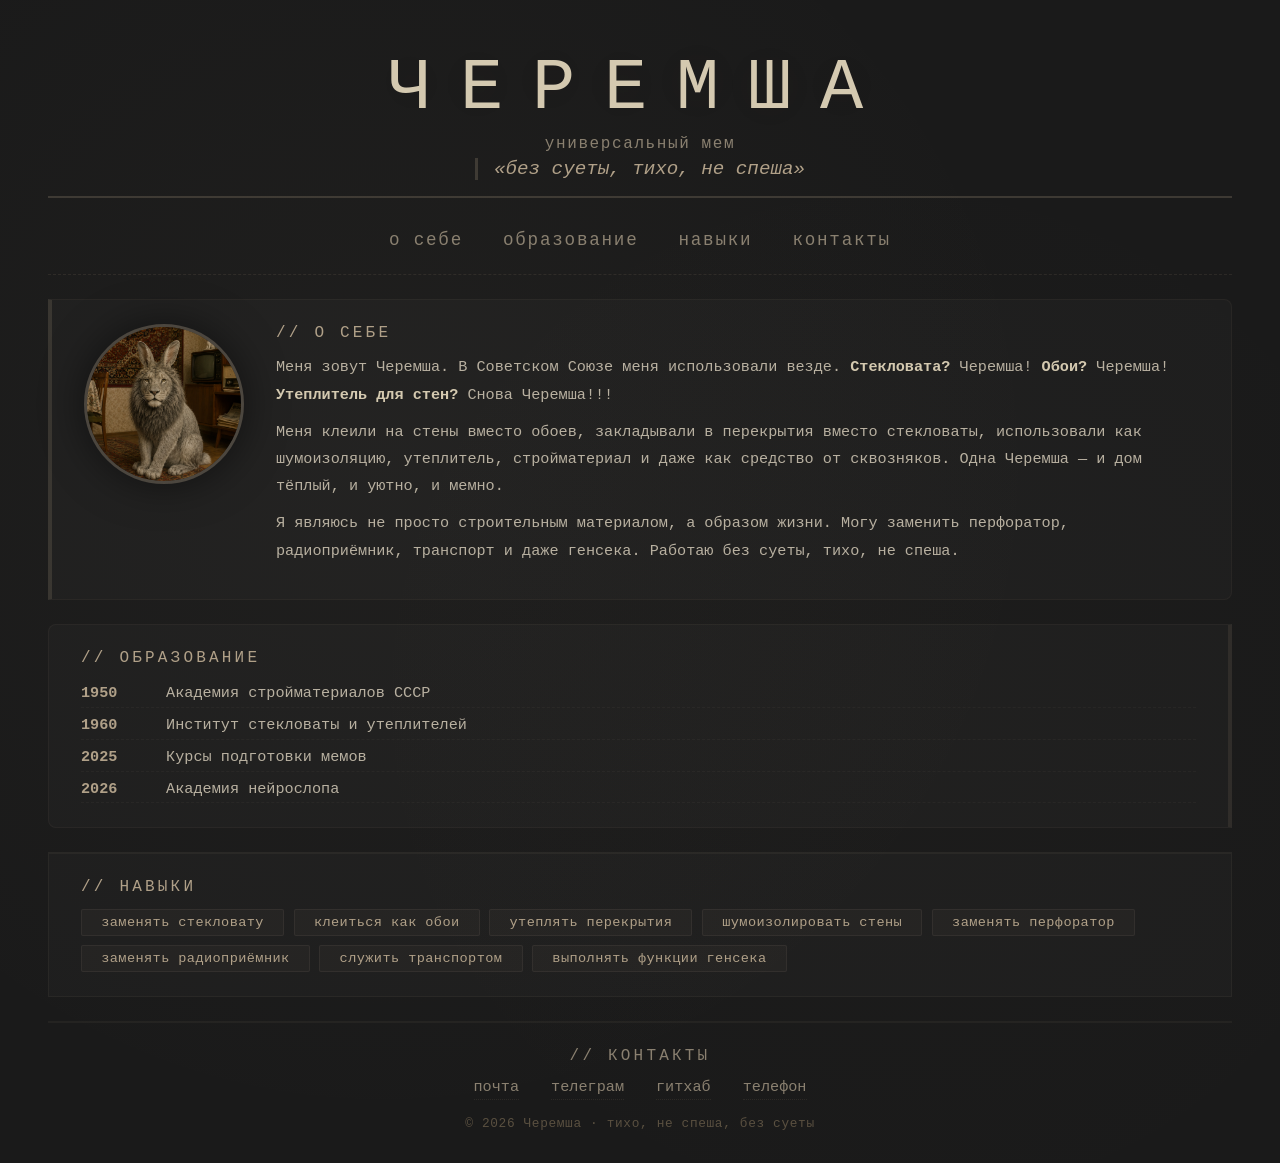
<file: task1/index.html>
<!DOCTYPE html>
<html lang="ru">
<head>
    <meta charset="utf-8">
    <meta name="viewport" content="width=device-width, initial-scale=1">
    <title>Резюме Черемша</title>
    <link rel="stylesheet" href="style.css">
</head>
<body>
    <header>
        <h1>Черемша</h1>
        <p class="subtitle">универсальный мем</p>
        <p class="slogan">«без суеты, тихо, не спеша»</p>
    </header>

    <nav>
        <a href="#about">о себе</a>
        <a href="#education">образование</a>
        <a href="#skills">навыки</a>
        <a href="#contacts">контакты</a>
    </nav>

    <main>
     
        <section id="about" class="about-section">
            <div class="about-wrapper">
                <img src="cheremsha.png" alt="Черемша" class="avatar">
                <div class="about-text">
                    <h2>// о себе</h2>
                    <p>Меня зовут Черемша. В Советском Союзе меня использовали везде. <strong>Стекловата?</strong> Черемша! <strong>Обои?</strong> Черемша! <strong>Утеплитель для стен?</strong> Снова Черемша!!!</p>
                    <p>Меня клеили на стены вместо обоев, закладывали в перекрытия вместо стекловаты, использовали как шумоизоляцию, утеплитель, стройматериал и даже как средство от сквозняков. Одна Черемша — и дом тёплый, и уютно, и мемно.</p>
                    <p>Я являюсь не просто строительным материалом, а образом жизни. Могу заменить перфоратор, радиоприёмник, транспорт и даже генсека. Работаю без суеты, тихо, не спеша.</p>
                </div>
            </div>
        </section>

       
        <section id="education" class="edu-section">
            <h2>// образование</h2>
            <ul>
                <li><span class="year">1950</span> Академия стройматериалов СССР</li>
                <li><span class="year">1960</span> Институт стекловаты и утеплителей</li>
                <li><span class="year">2025</span> Курсы подготовки мемов</li>
                <li><span class="year">2026</span> Академия нейрослопа</li>
            </ul>
        </section>

       
        <section id="skills" class="skills-section">
            <h2>// навыки</h2>
            <div class="skills-wrapper">
                <span class="skill">заменять стекловату</span>
                <span class="skill">клеиться как обои</span>
                <span class="skill">утеплять перекрытия</span>
                <span class="skill">шумоизолировать стены</span>
                <span class="skill">заменять перфоратор</span>
                <span class="skill">заменять радиоприёмник</span>
                <span class="skill">служить транспортом</span>
                <span class="skill">выполнять функции генсека</span>
            </div>
        </section>
    </main>

    <footer id="contacts">
        <h2>// контакты</h2>
        <div class="contact-links">
            <a href="mailto:fedorenkoaj@gmail.com">почта</a>
            <a href="https://t.me/kotpovs" target="_blank">телеграм</a>
            <a href="https://github.com/losospovs" target="_blank">гитхаб</a>
            <a href="tel:+375293025443">телефон</a>
        </div>
        <p class="copy">© 2026 Черемша · тихо, не спеша, без суеты</p>
    </footer>
</body>
</html>
</file>
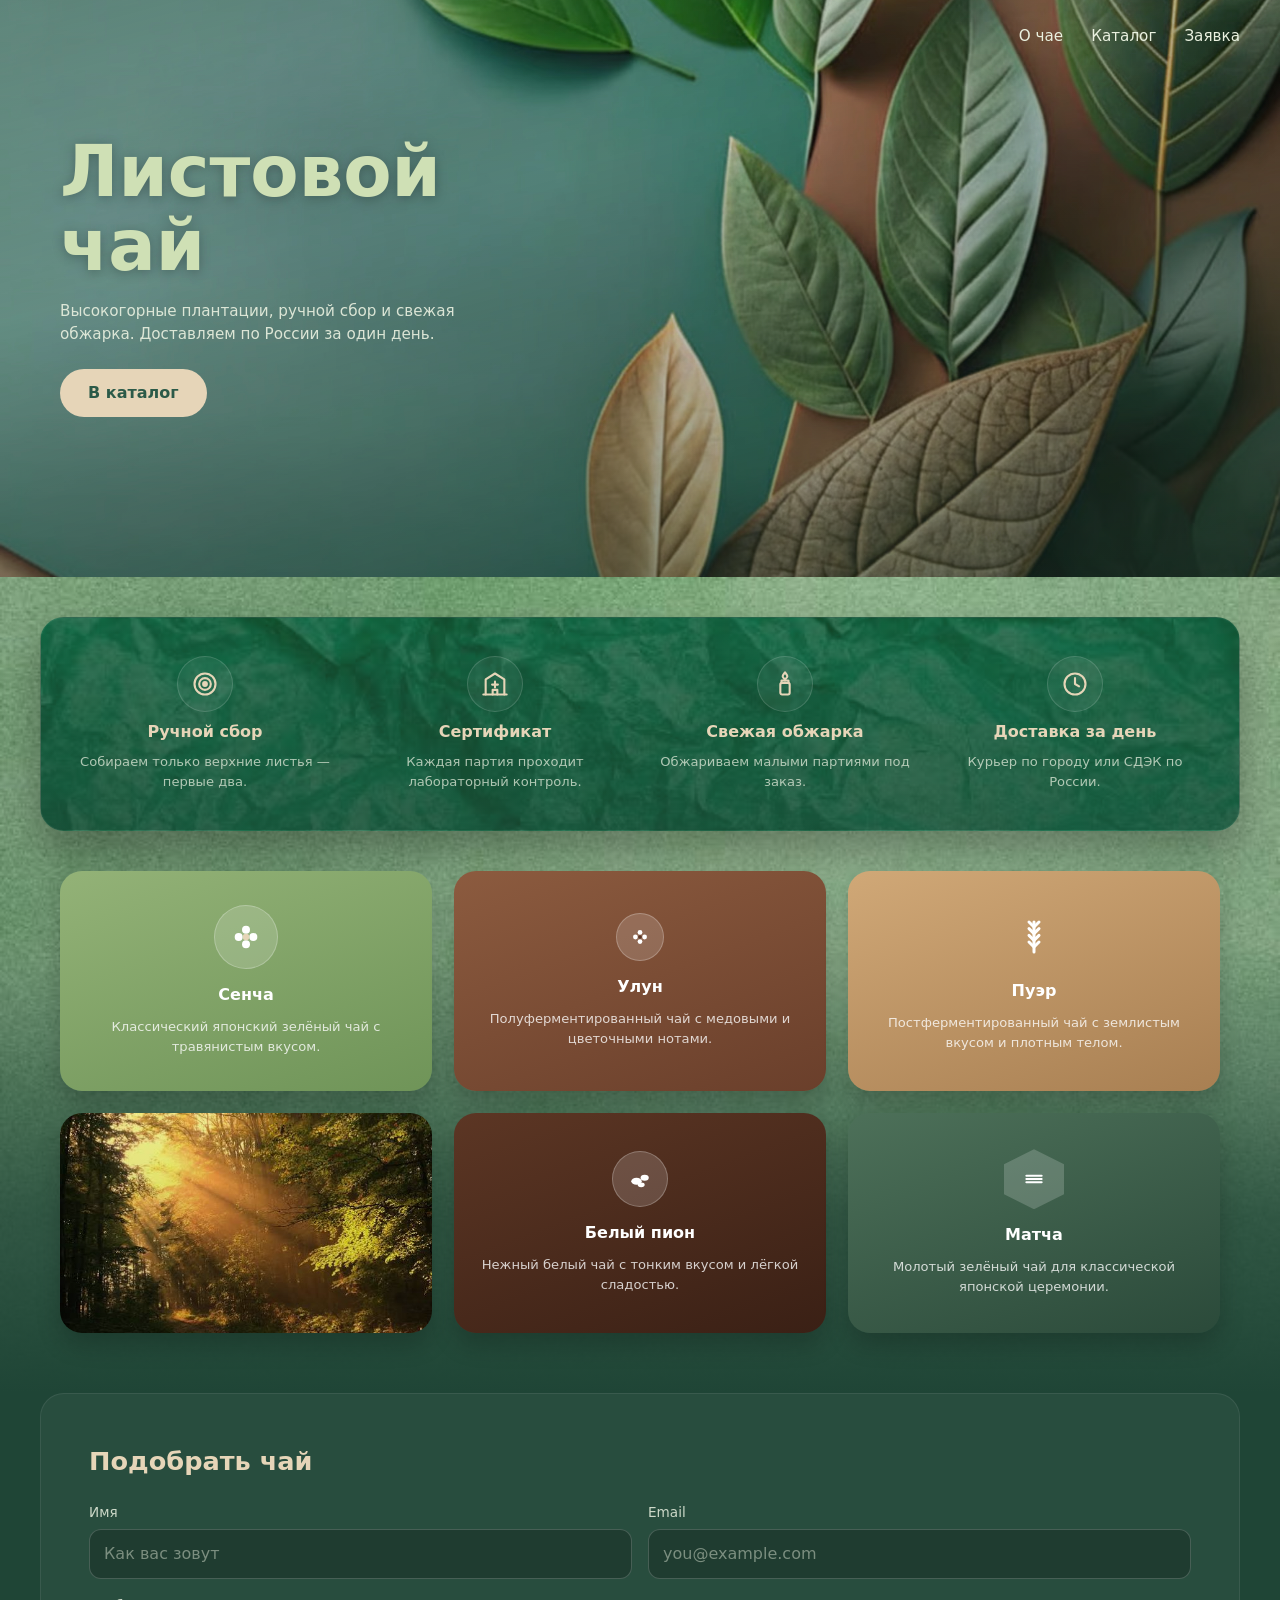
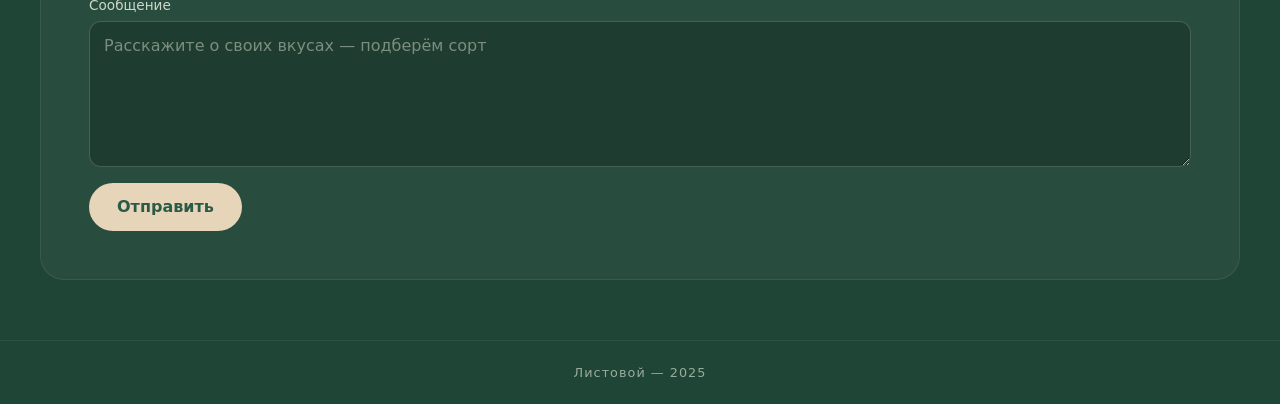
<file: task2/index.html>
<!DOCTYPE html>
<html lang="ru">
<head>
  <meta charset="UTF-8">
  <meta name="viewport" content="width=device-width, initial-scale=1.0">
  <title>Листовой — чай с высокогорных плантаций</title>
  <link rel="stylesheet" href="style.css">
</head>
<body>
  <div class="page">

    <header class="header" id="top">
      <nav class="nav container">
        <button class="burger" type="button" aria-label="Меню">
          <span></span><span></span><span></span>
        </button>

        <ul class="nav__list">
          <li><a href="#features">О чае</a></li>
          <li><a href="#cards">Каталог</a></li>
          <li><a href="#contact">Заявка</a></li>
        </ul>
      </nav>

      <div class="hero container">
        <h1 class="hero__title">Листовой<br>чай</h1>
        <p class="hero__text">
          Высокогорные плантации, ручной сбор и свежая обжарка.
          Доставляем по России за один день.
        </p>
        <a href="#cards" class="btn">В каталог</a>
      </div>
    </header>

    <div class="bg-band">

      <section class="features" id="features">
        <div class="features__box container">
          <ul class="features__list">

            <li class="feature">
              <span class="feature__icon">
                <svg viewBox="0 0 24 24" fill="none" stroke="currentColor"
                     stroke-width="1.8" stroke-linecap="round" stroke-linejoin="round">
                  <circle cx="12" cy="12" r="9"/>
                  <circle cx="12" cy="12" r="5"/>
                  <circle cx="12" cy="12" r="1.6" fill="currentColor"/>
                </svg>
              </span>
              <h3 class="feature__title">Ручной сбор</h3>
              <p class="feature__text">Собираем только верхние листья — первые два.</p>
            </li>

            <li class="feature">
              <span class="feature__icon">
                <svg viewBox="0 0 24 24" fill="none" stroke="currentColor"
                     stroke-width="1.8" stroke-linecap="round" stroke-linejoin="round">
                  <path d="M4 21V8l8-5 8 5v13"/>
                  <path d="M2 21h20"/>
                  <path d="M12 10v5M9.5 12.5h5"/>
                  <path d="M10 21v-4h4v4"/>
                </svg>
              </span>
              <h3 class="feature__title">Сертификат</h3>
              <p class="feature__text">Каждая партия проходит лабораторный контроль.</p>
            </li>

            <li class="feature">
              <span class="feature__icon">
                <svg viewBox="0 0 24 24" fill="none" stroke="currentColor"
                     stroke-width="1.8" stroke-linecap="round" stroke-linejoin="round">
                  <rect x="8" y="11" width="8" height="10" rx="1.5"/>
                  <path d="M9 11V9h6v2"/>
                  <path d="M12 9c0-1.8 2-2 2-3.6 0-1.4-1.4-2.4-2-3.4-.6 1-2 2-2 3.4C10 7 12 7.2 12 9z"/>
                </svg>
              </span>
              <h3 class="feature__title">Свежая обжарка</h3>
              <p class="feature__text">Обжариваем малыми партиями под заказ.</p>
            </li>

            <li class="feature">
              <span class="feature__icon">
                <svg viewBox="0 0 24 24" fill="none" stroke="currentColor"
                     stroke-width="1.8" stroke-linecap="round" stroke-linejoin="round">
                  <circle cx="12" cy="12" r="9"/>
                  <path d="M12 7v5l3.5 2"/>
                </svg>
              </span>
              <h3 class="feature__title">Доставка за день</h3>
              <p class="feature__text">Курьер по городу или СДЭК по России.</p>
            </li>

          </ul>
        </div>
      </section>

      <section class="cards" id="cards">
        <ul class="cards__list container">

          <li class="card card--green">
            <span class="card__icon card__icon--circle card__icon--lg">
              <svg viewBox="0 0 24 24" fill="currentColor" aria-hidden="true">
                <circle cx="12" cy="6.5" r="3"/>
                <circle cx="12" cy="17.5" r="3"/>
                <circle cx="6.5" cy="12" r="3"/>
                <circle cx="17.5" cy="12" r="3"/>
                <circle cx="12" cy="12" r="2.4" fill="#e6d5b8"/>
              </svg>
            </span>
            <h3 class="card__title">Сенча</h3>
            <p class="card__text">Классический японский зелёный чай с травянистым вкусом.</p>
          </li>

          <li class="card card--brown">
            <span class="card__icon card__icon--circle card__icon--sm">
              <svg viewBox="0 0 24 24" fill="currentColor" aria-hidden="true">
                <circle cx="12" cy="7" r="2.6"/>
                <circle cx="12" cy="17" r="2.6"/>
                <circle cx="7" cy="12" r="2.6"/>
                <circle cx="17" cy="12" r="2.6"/>
                <circle cx="12" cy="12" r="2" fill="#5a3524"/>
              </svg>
            </span>
            <h3 class="card__title">Улун</h3>
            <p class="card__text">Полуферментированный чай с медовыми и цветочными нотами.</p>
          </li>

          <li class="card card--tan">
            <span class="card__icon card__icon--bare">
              <svg viewBox="0 0 24 24" fill="none" stroke="currentColor"
                   stroke-width="1.8" stroke-linecap="round" stroke-linejoin="round">
                <path d="M12 3v18"/>
                <path d="M12 6 9 3M12 6l3-3"/>
                <path d="M12 10 9 7M12 10l3-3"/>
                <path d="M12 14 9 11M12 14l3-3"/>
                <path d="M12 18 9 15M12 18l3-3"/>
              </svg>
            </span>
            <h3 class="card__title">Пуэр</h3>
            <p class="card__text">Постферментированный чай с землистым вкусом и плотным телом.</p>
          </li>

          <li class="card card--photo" aria-hidden="true"></li>

          <li class="card card--deep">
            <span class="card__icon card__icon--circle">
              <svg viewBox="0 0 24 24" fill="currentColor" aria-hidden="true">
                <ellipse cx="9"  cy="14" rx="4.5" ry="3"/>
                <ellipse cx="16" cy="11" rx="3.5" ry="2.6"/>
                <ellipse cx="13" cy="17" rx="3"   ry="2"/>
              </svg>
            </span>
            <h3 class="card__title">Белый пион</h3>
            <p class="card__text">Нежный белый чай с тонким вкусом и лёгкой сладостью.</p>
          </li>

          <li class="card card--darkgreen">
            <span class="card__icon card__icon--hex">
              <svg viewBox="0 0 24 24" fill="none" stroke="currentColor"
                   stroke-width="2" stroke-linecap="round">
                <path d="M5 9h14M5 12h14M5 15h14"/>
              </svg>
            </span>
            <h3 class="card__title">Матча</h3>
            <p class="card__text">Молотый зелёный чай для классической японской церемонии.</p>
          </li>

        </ul>
      </section>

    </div>

    <section class="contact" id="contact">
      <div class="contact__inner container">
        <h2 class="contact__title">Подобрать чай</h2>

        <form class="form">
          <div class="form__row">
            <label class="field">
              <span class="field__label">Имя</span>
              <input type="text" name="name" placeholder="Как вас зовут" required>
            </label>

            <label class="field">
              <span class="field__label">Email</span>
              <input type="email" name="email" placeholder="you@example.com" required>
            </label>
          </div>

          <label class="field">
            <span class="field__label">Сообщение</span>
            <textarea name="message" rows="5" placeholder="Расскажите о своих вкусах — подберём сорт"></textarea>
          </label>

          <button type="submit" class="btn btn--submit">Отправить</button>
        </form>
      </div>
    </section>

    <footer class="footer">
      <p class="footer__text">Листовой — 2025</p>
    </footer>

  </div>
</body>
</html>
</file>
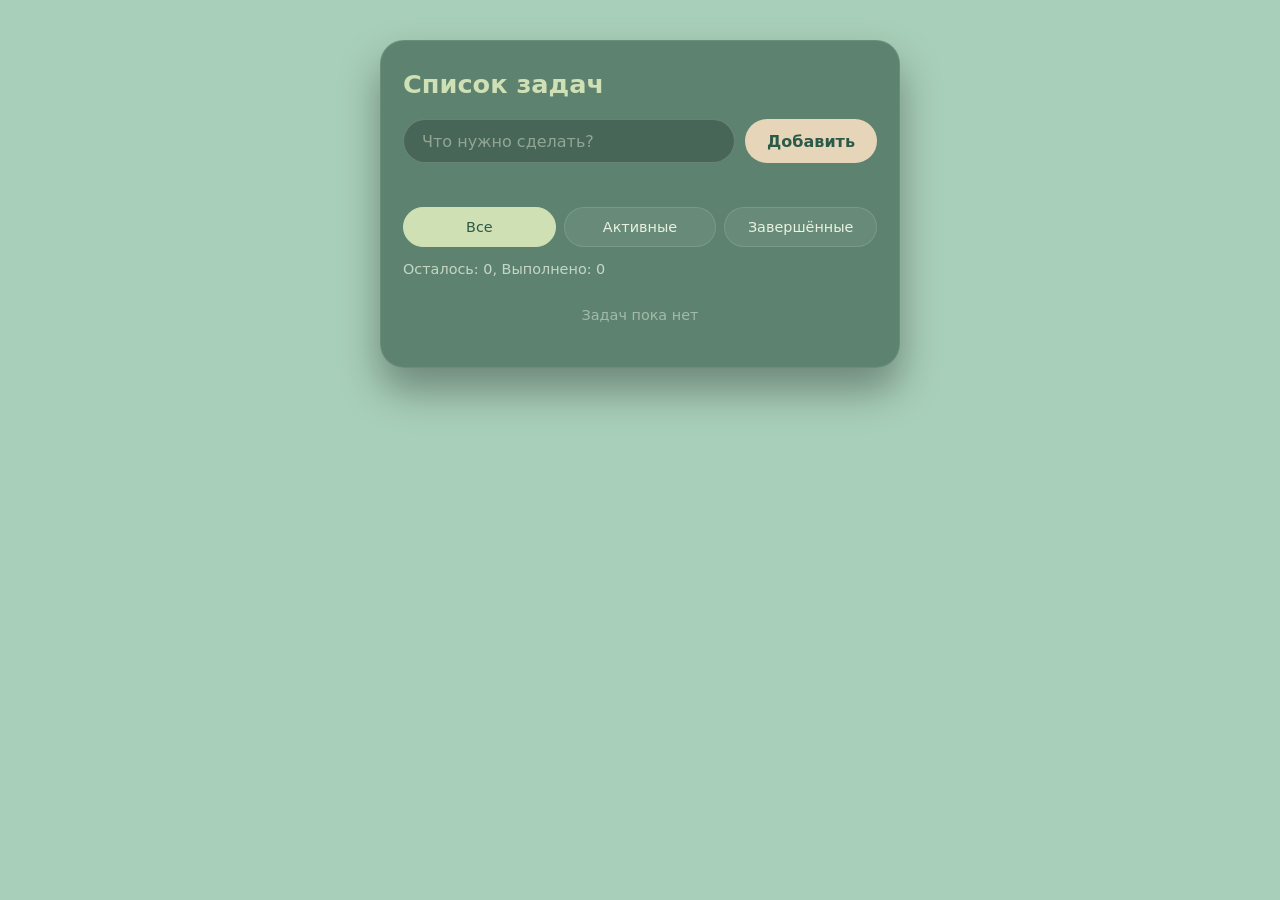
<file: task3/index.html>
<!DOCTYPE html>
<html lang="ru">
<head>
  <meta charset="UTF-8">
  <meta name="viewport" content="width=device-width, initial-scale=1.0">
  <title>Список задач</title>
  <link rel="stylesheet" href="style.css">
</head>
<body>
  <main class="app">
    <h1 class="app__title">Список задач</h1>

    <form class="form" id="todo-form">
      <input
        class="form__input"
        id="todo-input"
        type="text"
        placeholder="Что нужно сделать?"
        autocomplete="off"
      >
      <button class="form__button" type="submit">Добавить</button>
    </form>

    <p class="alert" id="alert"></p>

    <div class="filters">
      <button class="filters__btn filters__btn--active" type="button" data-filter="all">Все</button>
      <button class="filters__btn" type="button" data-filter="active">Активные</button>
      <button class="filters__btn" type="button" data-filter="completed">Завершённые</button>
    </div>

    <p class="counter" id="counter">Осталось: 0, Выполнено: 0</p>

    <ul class="list" id="todo-list"></ul>
  </main>

  <script src="script.js" defer></script>
</body>
</html>
</file>
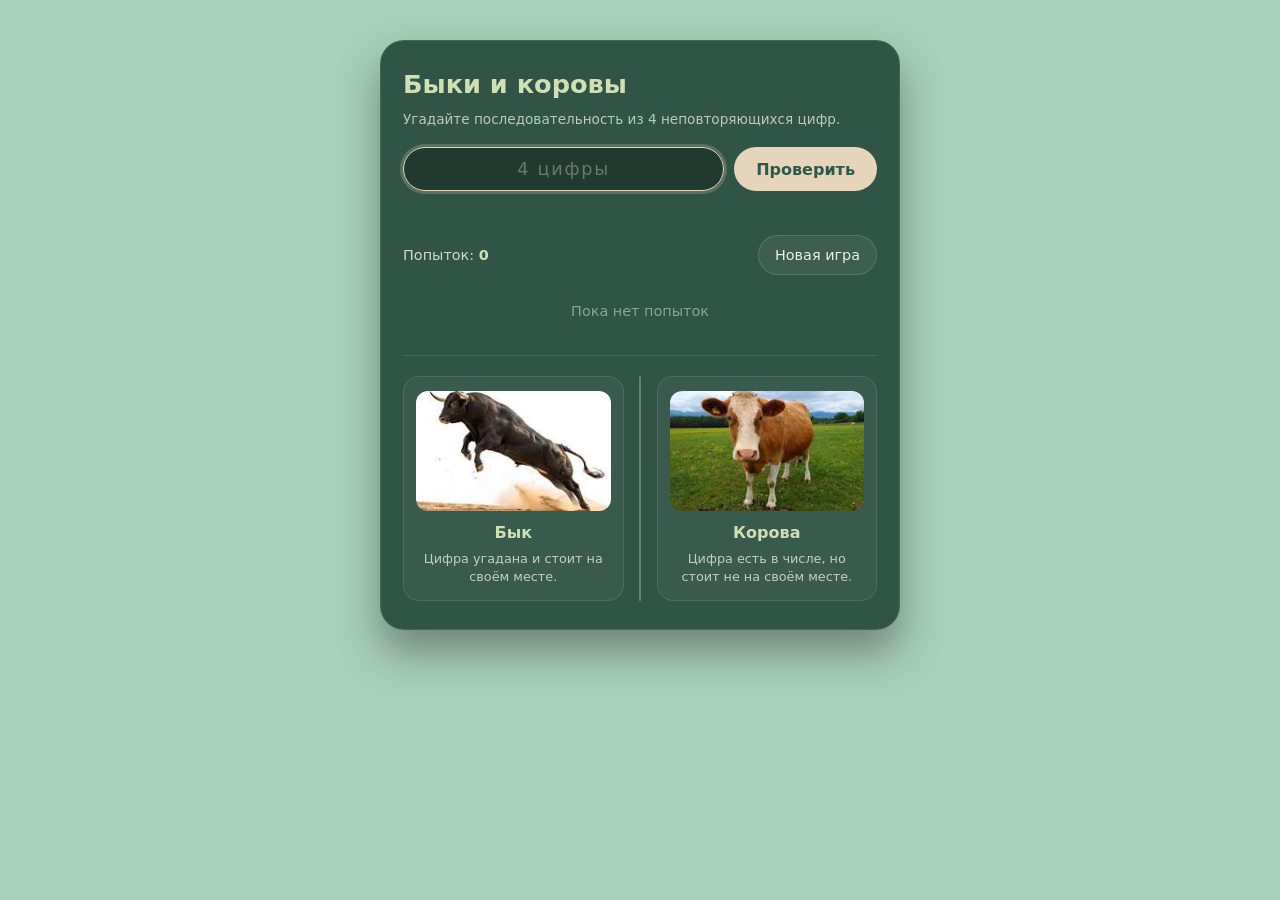
<file: task4/index.html>
<!DOCTYPE html>
<html lang="ru">
<head>
  <meta charset="UTF-8">
  <meta name="viewport" content="width=device-width, initial-scale=1.0">
  <title>Быки и коровы</title>
  <link rel="stylesheet" href="style.css">
</head>
<body>
  <main class="app">
    <h1 class="app__title">Быки и коровы</h1>
    <p class="app__hint">
      Угадайте последовательность из 4 неповторяющихся цифр.
    </p>

    <form class="form" id="guess-form">
      <input
        class="form__input"
        id="guess-input"
        type="text"
        inputmode="numeric"
        maxlength="4"
        placeholder="4 цифры"
        autocomplete="off"
      >
      <button class="form__button" type="submit" id="check-btn">Проверить</button>
    </form>

    <p class="alert" id="alert"></p>

    <div class="bar">
      <span class="bar__item">Попыток: <b id="attempts">0</b></span>
      <button class="bar__new" type="button" id="new-game">Новая игра</button>
    </div>

    <ul class="history" id="history"></ul>

    <section class="legend">
      <div class="legend__item">
        <img class="legend__img" src="img/bull.jpg" alt="Бык">
        <h3 class="legend__title">Бык</h3>
        <p class="legend__text">Цифра угадана и стоит на своём месте.</p>
      </div>

      <div class="legend__item">
        <img class="legend__img" src="img/cow.jpg" alt="Корова">
        <h3 class="legend__title">Корова</h3>
        <p class="legend__text">Цифра есть в числе, но стоит не на своём месте.</p>
      </div>
    </section>
  </main>

  <script src="script.js" defer></script>
</body>
</html>
</file>
<file: task1/style.css>
* {
    margin: 0;
    padding: 0;
    box-sizing: border-box;
}

body {
    font-family: 'Courier New', 'Times New Roman', monospace;
    background: #1a1a1a;
    background-image: 
        radial-gradient(circle at 30% 40%, rgba(200, 180, 150, 0.03) 0%, transparent 60%),
        radial-gradient(circle at 70% 60%, rgba(150, 130, 100, 0.02) 0%, transparent 50%);
    color: #c8c0b0;
    min-height: 100vh;
    padding: 1.5rem 3rem;
}


header {
    padding: 1.5rem 0 1rem 0;
    margin-bottom: 1.5rem;
    border-bottom: 2px solid rgba(200, 180, 150, 0.2);
    text-align: center;
}

header h1 {
    font-size: 4.5rem;
    font-weight: 400;
    letter-spacing: 0.4em;
    color: #d4c9b0;
    text-transform: uppercase;
    text-shadow: 0 0 60px rgba(200, 180, 150, 0.05);
}

.subtitle {
    color: #8a8070;
    font-size: 1rem;
    margin-top: 0.3rem;
    letter-spacing: 0.1em;
}

.slogan {
    color: #b0a088;
    font-style: italic;
    font-size: 1.2rem;
    margin-top: 0.3rem;
    border-left: 3px solid rgba(200, 180, 150, 0.2);
    padding-left: 1rem;
    display: inline-block;
}


nav {
    display: flex;
    justify-content: center;
    gap: 2.5rem;
    flex-wrap: wrap;
    padding: 0.5rem 0 1.5rem 0;
    margin-bottom: 1.5rem;
    border-bottom: 1px dashed rgba(200, 180, 150, 0.1);
}

nav a {
    color: #8a8070;
    text-decoration: none;
    font-size: 1.1rem;
    letter-spacing: 0.1em;
    transition: 0.3s;
    position: relative;
}

nav a::after {
    content: '';
    position: absolute;
    bottom: -2px;
    left: 0;
    width: 0;
    height: 1px;
    background: #b0a088;
    transition: 0.3s;
}

nav a:hover {
    color: #d4c9b0;
}

nav a:hover::after {
    width: 100%;
}


main {
    display: flex;
    flex-direction: column;
    gap: 1.5rem;
    margin: 0.5rem 0 1.5rem 0;
}


section {
    padding: 1.5rem 2rem;
    background: rgba(255, 255, 255, 0.02);
    border: 1px solid rgba(200, 180, 150, 0.06);
    transition: 0.3s;
    width: 100%;
}

section:hover {
    border-color: rgba(200, 180, 150, 0.15);
}


.about-section {
    border-left: 4px solid rgba(200, 180, 150, 0.15);
    border-radius: 0 8px 8px 0;
}

.about-wrapper {
    display: flex;
    gap: 2rem;
    align-items: flex-start;
}

.avatar {
    width: 160px;
    height: 160px;
    border-radius: 50%;
    object-fit: cover;
    border: 3px solid rgba(200, 180, 150, 0.25);
    box-shadow: 0 0 40px rgba(0, 0, 0, 0.5);
}

.about-text {
    flex: 1;
}

.about-text h2 {
    color: #b0a088;
    font-size: 1rem;
    font-weight: 400;
    letter-spacing: 0.2em;
    margin-bottom: 0.8rem;
    text-transform: uppercase;
}

.about-text p {
    margin-bottom: 0.6rem;
    line-height: 1.8;
    color: #b8b0a0;
    font-size: 0.95rem;
}

.about-text strong {
    color: #d4c9b0;
}


.edu-section {
    border-right: 4px solid rgba(200, 180, 150, 0.1);
    border-radius: 8px 0 0 8px;
    text-align: left;
}

.edu-section h2 {
    color: #b0a088;
    font-size: 1rem;
    font-weight: 400;
    letter-spacing: 0.2em;
    margin-bottom: 0.8rem;
    text-transform: uppercase;
}

.edu-section ul {
    list-style: none;
    display: flex;
    flex-direction: column;
    gap: 0.2rem;
}

.edu-section li {
    padding: 0.3rem 0;
    border-bottom: 1px dashed rgba(200, 180, 150, 0.05);
    color: #b8b0a0;
    font-size: 0.95rem;
}

.edu-section .year {
    font-weight: 700;
    color: #b0a088;
    margin-right: 1rem;
    display: inline-block;
    min-width: 60px;
}


.skills-section {
    border-top: 2px solid rgba(200, 180, 150, 0.06);
    border-radius: 0;
}

.skills-section h2 {
    color: #b0a088;
    font-size: 1rem;
    font-weight: 400;
    letter-spacing: 0.2em;
    margin-bottom: 0.8rem;
    text-transform: uppercase;
}

.skills-wrapper {
    display: flex;
    flex-wrap: wrap;
    gap: 0.6rem;
    justify-content: flex-start;
}

.skill {
    background: rgba(200, 180, 150, 0.04);
    border: 1px solid rgba(200, 180, 150, 0.08);
    padding: 0.3rem 1.2rem;
    border-radius: 2px;
    font-size: 0.85rem;
    color: #b0a088;
    transition: 0.3s;
    letter-spacing: 0.03em;
}

.skill:hover {
    background: rgba(200, 180, 150, 0.08);
    border-color: rgba(200, 180, 150, 0.2);
    transform: scale(1.02);
}


footer {
    margin-top: 0.5rem;
    padding: 1.5rem 0 0.5rem 0;
    border-top: 2px solid rgba(200, 180, 150, 0.06);
    text-align: center;
}

footer h2 {
    color: #8a8070;
    font-size: 1rem;
    font-weight: 400;
    letter-spacing: 0.2em;
    margin-bottom: 0.8rem;
    text-transform: uppercase;
}

.contact-links {
    display: flex;
    justify-content: center;
    flex-wrap: wrap;
    gap: 2rem;
    margin: 0.5rem 0 1rem 0;
}

.contact-links a {
    color: #8a8070;
    text-decoration: none;
    font-size: 0.95rem;
    border-bottom: 1px dotted rgba(200, 180, 150, 0.1);
    padding-bottom: 0.2rem;
    transition: 0.3s;
}

.contact-links a:hover {
    color: #d4c9b0;
    border-bottom-color: #b0a088;
}

.copy {
    color: #5a5040;
    font-size: 0.8rem;
    margin-top: 0.8rem;
    letter-spacing: 0.05em;
}
</file>
<file: task2/style.css>
:root {
  --green-deep: #1f4536;
  --green-dark: #2b5a48;
  --cream: #e6d5b8;
  --cream-hi: #f2e3c8;
  --title: #cfe0b5;
  --text-light: #eaf1e0;
}

*,
*::before,
*::after {
  box-sizing: border-box;
}

html {
  scroll-behavior: smooth;
}

body {
  margin: 0;
  font-family: system-ui, -apple-system, "Segoe UI", Roboto, sans-serif;
  background: var(--green-deep);
  color: var(--text-light);
  line-height: 1.5;
  -webkit-font-smoothing: antialiased;
  overflow-x: hidden;
}

img {
  max-width: 100%;
  display: block;
}

ul {
  list-style: none;
  margin: 0;
  padding: 0;
}

h1, h2, h3, p {
  margin: 0;
}

a {
  color: inherit;
}

.container {
  width: 100%;
  max-width: 1200px;
  margin: 0 auto;
  padding-left: 20px;
  padding-right: 20px;
}

.page {
  display: grid;
  grid-template-columns: 1fr;
  grid-template-rows: auto auto auto auto;
  grid-template-areas:
    "header"
    "band"
    "contact"
    "footer";
}

.header  { grid-area: header;  grid-column: 1 / -1; grid-row: 1; }
.bg-band { grid-area: band;    grid-column: 1 / -1; grid-row: 2; }
.contact { grid-area: contact; grid-column: 1 / -1; grid-row: 3; }
.footer  { grid-area: footer;  grid-column: 1 / -1; grid-row: 4; }

.header {
  position: relative;
  overflow: hidden;
  padding: 16px 0 96px;
  background:
    linear-gradient(165deg,
      rgba(31, 69, 54, 0.35) 0%,
      rgba(31, 69, 54, 0.10) 35%,
      rgba(23, 50, 40, 0.65) 100%),
    url("img/leaves.jpg") right center / cover no-repeat;
}

.nav {
  position: relative;
  display: flex;
  align-items: center;
  justify-content: flex-end;
  gap: 16px;
  padding: 8px 0;
}

.nav__list {
  display: none;
}

.burger {
  display: flex;
  flex-direction: column;
  justify-content: space-between;
  width: 44px;
  height: 44px;
  padding: 13px 11px;
  background: transparent;
  border: 0;
  border-radius: 10px;
  cursor: pointer;
  transition: background-color 0.25s ease;
}

.burger:hover {
  background: rgba(255, 255, 255, 0.10);
}

.burger span {
  display: block;
  height: 2px;
  width: 100%;
  background: var(--cream);
  border-radius: 2px;
  transition: transform 0.25s ease;
}

.burger:hover span:nth-child(1) {
  transform: translateY(-1px);
}

.burger:hover span:nth-child(3) {
  transform: translateY(1px);
}

.hero {
  padding-top: 40px;
}

.hero__title {
  font-size: clamp(2.2rem, 9vw, 3.4rem);
  line-height: 1.05;
  font-weight: 700;
  color: var(--title);
  margin-bottom: 16px;
  text-shadow: 0 2px 12px rgba(0, 0, 0, 0.25);
}

.hero__text {
  max-width: 460px;
  font-size: 0.95rem;
  color: rgba(234, 241, 224, 0.9);
  margin-bottom: 24px;
}

.btn {
  display: inline-flex;
  align-items: center;
  justify-content: center;
  min-height: 44px;
  min-width: 44px;
  padding: 12px 28px;
  font: inherit;
  font-weight: 600;
  color: var(--green-dark);
  background: var(--cream);
  border: none;
  border-radius: 999px;
  text-decoration: none;
  cursor: pointer;
  transition: background-color 0.25s ease,
              transform 0.25s ease,
              box-shadow 0.25s ease;
}

.btn:hover {
  background: var(--cream-hi);
  transform: translateY(-2px);
  box-shadow: 0 10px 22px rgba(0, 0, 0, 0.28);
}

.btn:active {
  transform: translateY(0);
}

.btn:focus-visible {
  outline: 3px solid var(--cream);
  outline-offset: 3px;
}

.bg-band {
  background:
    linear-gradient(to bottom,
      rgba(31, 69, 54, 0.20) 0%,
      rgba(31, 69, 54, 0.30) 45%,
      rgba(31, 69, 54, 0.85) 78%,
      var(--green-deep) 100%),
    url("img/background2.jpg") center top / cover no-repeat;
  background-color: var(--green-deep);
}

.features {
  padding: 40px 0 20px;
  background: transparent;
}

.features__box {
  background:
    linear-gradient(180deg,
      rgba(31, 69, 54, 0.55) 0%,
      rgba(31, 69, 54, 0.72) 100%),
    url("img/background1.jpg") center / cover no-repeat;
  border: 1px solid rgba(255, 255, 255, 0.06);
  border-radius: 24px;
  padding: 28px 20px;
  box-shadow: 0 22px 40px rgba(0, 0, 0, 0.28);
}

.features__list {
  display: grid;
  grid-template-columns: 1fr;
  gap: 26px;
}

.feature {
  display: flex;
  flex-direction: column;
  align-items: center;
  text-align: center;
  gap: 8px;
}

.feature__icon {
  width: 56px;
  height: 56px;
  display: grid;
  place-items: center;
  color: var(--cream);
  border-radius: 50%;
  background: rgba(255, 255, 255, 0.06);
  border: 1px solid rgba(255, 255, 255, 0.14);
  transition: transform 0.3s ease, background-color 0.3s ease;
}

.feature__icon svg {
  width: 28px;
  height: 28px;
}

.feature:hover .feature__icon {
  transform: scale(1.1);
  background: rgba(255, 255, 255, 0.14);
}

.feature__title {
  font-size: 1rem;
  color: var(--cream);
}

.feature__text {
  font-size: 0.82rem;
  color: rgba(234, 241, 224, 0.72);
}

.cards {
  padding: 20px 0 60px;
  background: transparent;
}

.cards__list {
  display: grid;
  grid-template-columns: 1fr;
  gap: 18px;
}

.card {
  min-height: 220px;
  padding: 28px 20px;
  border-radius: 22px;
  display: flex;
  flex-direction: column;
  align-items: center;
  justify-content: center;
  text-align: center;
  gap: 10px;
  box-shadow: 0 12px 24px rgba(0, 0, 0, 0.2);
  transition: transform 0.3s ease, box-shadow 0.3s ease;
}

.card:hover {
  transform: translateY(-5px) scale(1.02);
  box-shadow: 0 20px 34px rgba(0, 0, 0, 0.32);
}

.card__icon {
  display: grid;
  place-items: center;
  color: #fff;
  margin-bottom: 4px;
}

.card__icon svg {
  display: block;
}

.card__icon--circle {
  width: 56px;
  height: 56px;
  border-radius: 50%;
  background: rgba(255, 255, 255, 0.16);
  border: 1px solid rgba(255, 255, 255, 0.24);
}

.card__icon--circle svg {
  width: 28px;
  height: 28px;
}

.card__icon--lg {
  width: 64px;
  height: 64px;
}

.card__icon--lg svg {
  width: 32px;
  height: 32px;
}

.card__icon--sm {
  width: 48px;
  height: 48px;
}

.card__icon--sm svg {
  width: 22px;
  height: 22px;
}

.card__icon--bare {
  width: 56px;
  height: 56px;
  background: transparent;
  border: none;
}

.card__icon--bare svg {
  width: 40px;
  height: 40px;
}

.card__icon--hex {
  width: 60px;
  height: 60px;
  background: rgba(255, 255, 255, 0.18);
  border-radius: 0;
  clip-path: polygon(50% 0%, 100% 25%, 100% 75%, 50% 100%, 0% 75%, 0% 25%);
}

.card__icon--hex svg {
  width: 26px;
  height: 26px;
}

.card__title {
  font-size: 1rem;
  font-weight: 700;
  color: #fff;
}

.card__text {
  font-size: 0.82rem;
  color: rgba(255, 255, 255, 0.78);
}

.card--green {
  background: linear-gradient(160deg, #93b277 0%, #6f9458 100%);
}

.card--brown {
  background: linear-gradient(160deg, #8c5b3f 0%, #6a3f2b 100%);
}

.card--tan {
  background: linear-gradient(160deg, #d0a877 0%, #a87f52 100%);
}

.card--deep {
  background: linear-gradient(160deg, #5c3624 0%, #3a2015 100%);
}

.card--darkgreen {
  background: linear-gradient(160deg, #4d7059 0%, #2b4a3a 100%);
}

.card--photo {
  background:
    linear-gradient(180deg, rgba(0, 0, 0, 0.05), rgba(0, 0, 0, 0.18)),
    url("img/sunlight.jpg") center / cover no-repeat;
}

.contact {
  padding: 0 0 60px;
}

.contact__inner {
  background: rgba(255, 255, 255, 0.045);
  border: 1px solid rgba(255, 255, 255, 0.08);
  border-radius: 24px;
  padding: 30px 20px;
}

.contact__title {
  font-size: 1.6rem;
  color: var(--cream);
  text-align: center;
  margin-bottom: 22px;
}

.form {
  display: flex;
  flex-direction: column;
  gap: 16px;
}

.form__row {
  display: flex;
  flex-direction: column;
  gap: 16px;
}

.field {
  display: flex;
  flex-direction: column;
  gap: 6px;
}

.field__label {
  font-size: 0.85rem;
  color: rgba(234, 241, 224, 0.85);
}

.field input,
.field textarea {
  font: inherit;
  color: var(--text-light);
  min-height: 44px;
  padding: 12px 14px;
  background: rgba(0, 0, 0, 0.22);
  border: 1px solid rgba(255, 255, 255, 0.18);
  border-radius: 12px;
  resize: vertical;
  transition: border-color 0.25s ease,
              background-color 0.25s ease,
              box-shadow 0.25s ease;
}

.field input::placeholder,
.field textarea::placeholder {
  color: rgba(234, 241, 224, 0.45);
}

.field input:hover,
.field textarea:hover {
  border-color: rgba(255, 255, 255, 0.36);
}

.field input:focus,
.field textarea:focus {
  outline: none;
  border-color: var(--cream);
  background: rgba(0, 0, 0, 0.32);
  box-shadow: 0 0 0 3px rgba(230, 213, 184, 0.22);
}

.btn--submit {
  align-self: stretch;
}

.footer {
  padding: 22px 20px;
  text-align: center;
  border-top: 1px solid rgba(255, 255, 255, 0.06);
}

.footer__text {
  font-size: 0.8rem;
  letter-spacing: 0.08em;
  color: rgba(234, 241, 224, 0.6);
}

@media (min-width: 768px) {
  .header {
    padding-bottom: 130px;
  }

  .burger {
    display: none;
  }

  .nav__list {
    display: flex;
    flex-direction: row;
    gap: 28px;
  }

  .nav__list a {
    color: var(--text-light);
    text-decoration: none;
    font-size: 0.95rem;
    transition: color 0.25s ease;
  }

  .nav__list a:hover {
    color: var(--cream);
  }

  .hero {
    padding-top: 60px;
  }

  .hero__title {
    font-size: 3.6rem;
  }

  .features__list {
    grid-template-columns: repeat(2, 1fr);
    gap: 30px;
  }

  .cards__list {
    grid-template-columns: repeat(2, 1fr);
    gap: 20px;
  }

  .form__row {
    flex-direction: row;
  }

  .form__row .field {
    flex: 1;
  }

  .btn--submit {
    align-self: flex-start;
  }

  .contact__title {
    text-align: left;
  }

  .contact__inner {
    padding: 36px 32px;
  }
}

@media (min-width: 1200px) {
  .header {
    padding-bottom: 160px;
  }

  .hero {
    padding-top: 80px;
  }

  .hero__title {
    font-size: 4.4rem;
  }

  .features__box {
    padding: 38px 34px;
  }

  .features__list {
    grid-template-columns: repeat(4, 1fr);
  }

  .cards__list {
    grid-template-columns: repeat(3, 1fr);
    gap: 22px;
  }

  .contact__inner {
    padding: 48px;
  }
}
</file>
<file: task3/style.css>
*,
*::before,
*::after {
  box-sizing: border-box;
}

body {
  margin: 0;
  min-height: 100vh;
  padding: 40px 16px;
  font-family: system-ui, -apple-system, "Segoe UI", Roboto, sans-serif;
  background: #a8cfb9;
  color: #eaf1e0;
  display: flex;
  justify-content: center;
  align-items: flex-start;
}

.app {
  width: 100%;
  max-width: 520px;
  background: rgba(31, 69, 54, 0.55);
  border: 1px solid rgba(255, 255, 255, 0.08);
  border-radius: 24px;
  padding: 28px 22px;
  box-shadow: 0 22px 40px rgba(0, 0, 0, 0.35);
  backdrop-filter: blur(2px);
}

.app__title {
  margin: 0 0 20px;
  font-size: 1.6rem;
  font-weight: 700;
  color: #cfe0b5;
}

.form {
  display: flex;
  gap: 10px;
  margin-bottom: 10px;
}

.form__input {
  flex: 1;
  min-height: 44px;
  padding: 10px 18px;
  font: inherit;
  color: #eaf1e0;
  background: rgba(0, 0, 0, 0.22);
  border: 1px solid rgba(255, 255, 255, 0.18);
  border-radius: 999px;
  transition: border-color 0.2s ease, box-shadow 0.2s ease, background-color 0.2s ease;
}

.form__input::placeholder {
  color: rgba(234, 241, 224, 0.45);
}

.form__input:hover {
  border-color: rgba(255, 255, 255, 0.36);
}

.form__input:focus {
  outline: none;
  border-color: #e6d5b8;
  background: rgba(0, 0, 0, 0.32);
  box-shadow: 0 0 0 3px rgba(230, 213, 184, 0.22);
}

.form__button {
  min-height: 44px;
  min-width: 44px;
  padding: 10px 22px;
  font: inherit;
  font-weight: 600;
  color: #2b5a48;
  background: #e6d5b8;
  border: none;
  border-radius: 999px;
  cursor: pointer;
  transition: background-color 0.2s ease, transform 0.15s ease, box-shadow 0.2s ease;
}

.form__button:hover {
  background: #f2e3c8;
  transform: translateY(-1px);
  box-shadow: 0 8px 18px rgba(0, 0, 0, 0.25);
}

.form__button:active {
  transform: translateY(0);
}

.form__button:focus-visible {
  outline: 3px solid #e6d5b8;
  outline-offset: 3px;
}

.alert {
  margin: 0 0 14px;
  min-height: 20px;
  font-size: 0.85rem;
  color: #ffb4a2;
}

.filters {
  display: flex;
  gap: 8px;
  margin-bottom: 14px;
}

.filters__btn {
  flex: 1;
  min-height: 40px;
  padding: 8px 14px;
  font: inherit;
  font-size: 0.9rem;
  color: #eaf1e0;
  background: rgba(255, 255, 255, 0.06);
  border: 1px solid rgba(255, 255, 255, 0.12);
  border-radius: 999px;
  cursor: pointer;
  transition: background-color 0.2s ease, color 0.2s ease, border-color 0.2s ease;
}

.filters__btn:hover {
  background: rgba(255, 255, 255, 0.12);
}

.filters__btn--active {
  color: #2b5a48;
  background: #cfe0b5;
  border-color: #cfe0b5;
}

.filters__btn--active:hover {
  background: #e0ecc9;
}

.counter {
  margin: 0 0 14px;
  font-size: 0.9rem;
  color: rgba(234, 241, 224, 0.75);
}

.list {
  list-style: none;
  margin: 0;
  padding: 0;
  display: flex;
  flex-direction: column;
  gap: 8px;
}

.item {
  display: flex;
  align-items: center;
  gap: 10px;
  padding: 10px 14px;
  border: 1px solid rgba(255, 255, 255, 0.10);
  border-radius: 14px;
  background: rgba(255, 255, 255, 0.04);
  transition: background-color 0.2s ease, transform 0.15s ease;
}

.item:hover {
  background: rgba(255, 255, 255, 0.08);
}

.item__checkbox {
  width: 20px;
  height: 20px;
  flex-shrink: 0;
  cursor: pointer;
  accent-color: #cfe0b5;
}

.item__text {
  flex: 1;
  word-break: break-word;
  color: #eaf1e0;
  transition: color 0.2s ease, opacity 0.2s ease;
}

.item.completed .item__text {
  text-decoration: line-through;
  opacity: 0.6;
}

.item__delete {
  min-height: 36px;
  min-width: 36px;
  padding: 6px 14px;
  font: inherit;
  font-size: 0.85rem;
  color: #e6d5b8;
  background: transparent;
  border: 1px solid rgba(230, 213, 184, 0.35);
  border-radius: 999px;
  cursor: pointer;
  transition: background-color 0.2s ease, color 0.2s ease, border-color 0.2s ease;
}

.item__delete:hover {
  color: #2b5a48;
  background: #e6d5b8;
  border-color: #e6d5b8;
}

.empty {
  margin: 0;
  padding: 16px 0;
  text-align: center;
  font-size: 0.9rem;
  color: rgba(234, 241, 224, 0.5);
}
</file>
<file: task4/style.css>
*,
*::before,
*::after {
  box-sizing: border-box;
}

body {
  margin: 0;
  min-height: 100vh;
  padding: 40px 16px;
  font-family: system-ui, -apple-system, "Segoe UI", Roboto, sans-serif;
  background: #a8cfb9;
  color: #eaf1e0;
  display: flex;
  justify-content: center;
  align-items: flex-start;
}

.app {
  width: 100%;
  max-width: 520px;
  background: rgba(31, 69, 54, 0.88);
  border: 1px solid rgba(255, 255, 255, 0.10);
  border-radius: 24px;
  padding: 28px 22px;
  box-shadow: 0 22px 40px rgba(0, 0, 0, 0.35);
}

.app__title {
  margin: 0 0 10px;
  font-size: 1.6rem;
  font-weight: 700;
  color: #cfe0b5;
}

.app__hint {
  margin: 0 0 18px;
  font-size: 0.85rem;
  line-height: 1.5;
  color: rgba(234, 241, 224, 0.75);
}

.form {
  display: flex;
  gap: 10px;
  margin-bottom: 10px;
}

.form__input {
  flex: 1;
  min-height: 44px;
  padding: 10px 18px;
  font: inherit;
  font-size: 1.1rem;
  letter-spacing: 0.4em;
  text-align: center;
  color: #eaf1e0;
  background: rgba(0, 0, 0, 0.22);
  border: 1px solid rgba(255, 255, 255, 0.18);
  border-radius: 999px;
  transition: border-color 0.2s ease, box-shadow 0.2s ease, background-color 0.2s ease;
}

.form__input::placeholder {
  color: rgba(234, 241, 224, 0.35);
  letter-spacing: 0.1em;
}

.form__input:hover {
  border-color: rgba(255, 255, 255, 0.36);
}

.form__input:focus {
  outline: none;
  border-color: #e6d5b8;
  background: rgba(0, 0, 0, 0.32);
  box-shadow: 0 0 0 3px rgba(230, 213, 184, 0.22);
}

.form__input:disabled {
  opacity: 0.45;
  cursor: not-allowed;
}

.form__button {
  min-height: 44px;
  min-width: 44px;
  padding: 10px 22px;
  font: inherit;
  font-weight: 600;
  color: #2b5a48;
  background: #e6d5b8;
  border: none;
  border-radius: 999px;
  cursor: pointer;
  transition: background-color 0.2s ease, transform 0.15s ease, box-shadow 0.2s ease;
}

.form__button:hover {
  background: #f2e3c8;
  transform: translateY(-1px);
  box-shadow: 0 8px 18px rgba(0, 0, 0, 0.25);
}

.form__button:active {
  transform: translateY(0);
}

.form__button:focus-visible {
  outline: 3px solid #e6d5b8;
  outline-offset: 3px;
}

.form__button:disabled {
  opacity: 0.45;
  cursor: not-allowed;
  transform: none;
  box-shadow: none;
}

.alert {
  margin: 0 0 14px;
  min-height: 20px;
  font-size: 0.85rem;
  color: #ffb4a2;
}

.alert--win {
  color: #7CFF3F;
  font-weight: 700;
  font-size: 1rem;
}


.bar {
  display: flex;
  align-items: center;
  justify-content: space-between;
  gap: 12px;
  margin-bottom: 16px;
}

.bar__item {
  font-size: 0.9rem;
  color: rgba(234, 241, 224, 0.85);
}

.bar__item b {
  color: #cfe0b5;
}

.bar__new {
  min-height: 40px;
  padding: 8px 16px;
  font: inherit;
  font-size: 0.9rem;
  color: #eaf1e0;
  background: rgba(255, 255, 255, 0.06);
  border: 1px solid rgba(255, 255, 255, 0.14);
  border-radius: 999px;
  cursor: pointer;
  transition: background-color 0.2s ease;
}

.bar__new:hover {
  background: rgba(255, 255, 255, 0.14);
}

.history {
  list-style: none;
  margin: 0;
  padding: 0;
  display: flex;
  flex-direction: column;
  gap: 8px;
}

.history__item {
  display: flex;
  justify-content: space-between;
  gap: 10px;
  padding: 10px 14px;
  border: 1px solid rgba(255, 255, 255, 0.10);
  border-radius: 14px;
  background: rgba(255, 255, 255, 0.04);
  font-size: 0.95rem;
}

.history__guess {
  font-weight: 700;
  letter-spacing: 0.15em;
  color: #eaf1e0;
}

.history__result {
  color: rgba(234, 241, 224, 0.85);
}

.history__result--win {
  color: #cfe0b5;
  font-weight: 700;
}

.history__empty {
  margin: 0;
  padding: 12px 0;
  text-align: center;
  font-size: 0.9rem;
  color: rgba(234, 241, 224, 0.5);
}

.legend {
  display: grid;
  grid-template-columns: 1fr 1px 1fr;
  gap: 16px;
  align-items: stretch;
  margin-top: 24px;
  padding-top: 20px;
  border-top: 1px solid rgba(255, 255, 255, 0.10);
}

.legend::before {
  content: "";
  grid-column: 2;
  grid-row: 1;
  width: 2px;
  align-self: stretch;
  justify-self: center;
  background: rgba(207, 224, 181, 0.35);
  border-radius: 2px;
}

.legend__item {
  display: flex;
  flex-direction: column;
  align-items: center;
  text-align: center;
  gap: 8px;
  padding: 14px 12px;
  background: rgba(255, 255, 255, 0.04);
  border: 1px solid rgba(255, 255, 255, 0.10);
  border-radius: 16px;
}

.legend__item:nth-child(1) { grid-column: 1; }
.legend__item:nth-child(2) { grid-column: 3; }

.legend__img {
  width: 100%;
  height: 120px;
  object-fit: cover;
  border-radius: 12px;
  display: block;
  margin-bottom: 4px;
}

.legend__title {
  margin: 0;
  font-size: 1rem;
  font-weight: 700;
  color: #cfe0b5;
}

.legend__text {
  margin: 0;
  font-size: 0.8rem;
  line-height: 1.4;
  color: rgba(234, 241, 224, 0.78);
}
</file>
